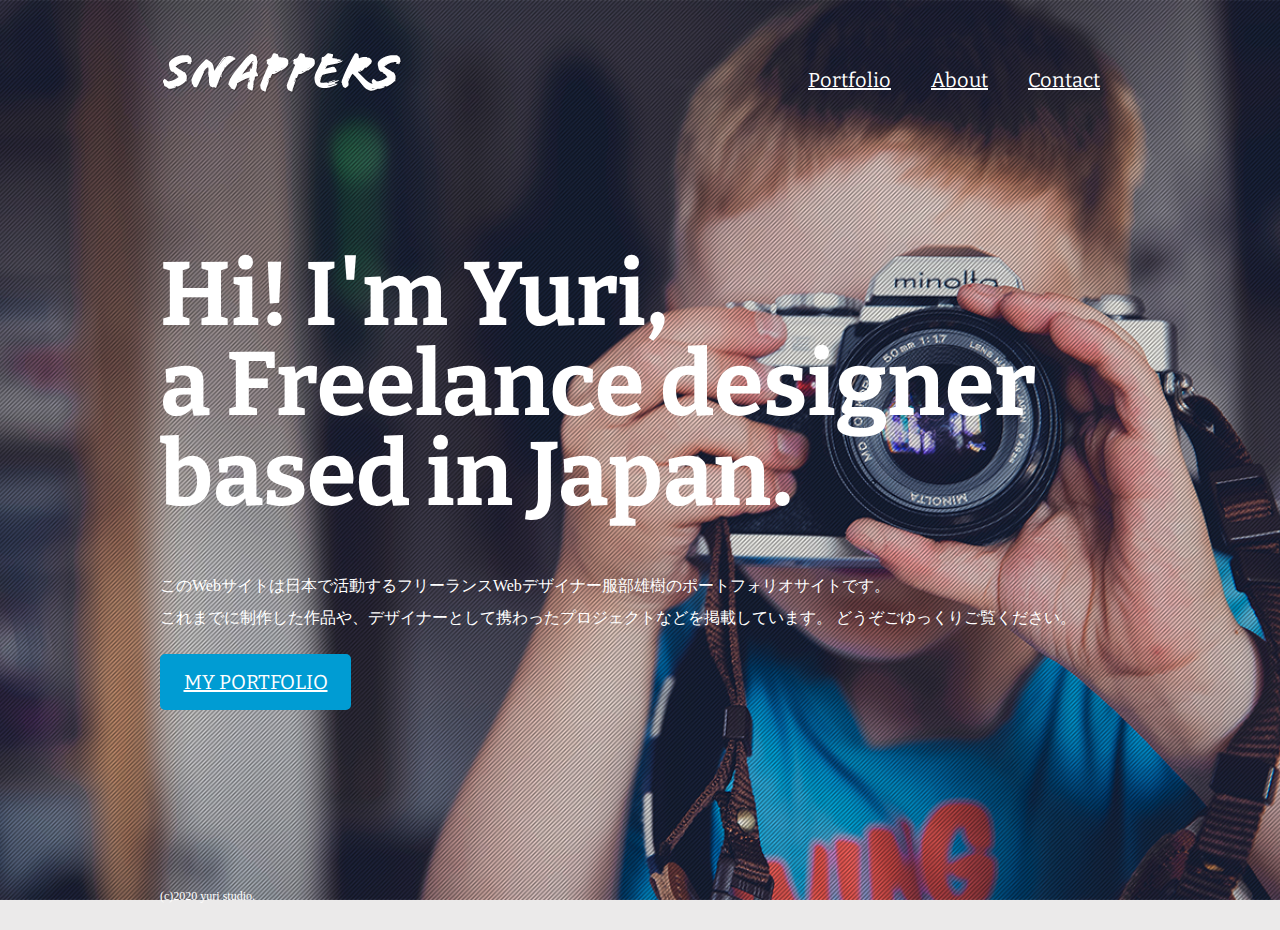
<file: index.html>
<!DOCTYPE html>
<html lang="ja">
<head>
    <meta charset="UTF-8">
    <meta name="viewport" content="width=device-width, initial-scale=1.0">
    <title>風景写真家「SNAPPERS」official Website</title>
    <link rel="stylesheet" href="https://fonts.googleapis.com/css?family=Bitter:400,700">
    <link rel="stylesheet" href="style.css">
</head>
<body id="index">
    <header>
        <div class="logo">
            <a href="index.html"><img src="images/logo.png" alt=""></a>
        </div>
        <nav>
            <ul class="global-nav">
                <li><a href="portfolio.html">Portfolio</a></li>
                <li><a href="about.html">About</a></li>
                <li><a href="contact.html">Contact</a></li>
            </ul>
        </nav>
    </header>
    <div id="wrap">
        <div class="content">
            <h1>Hi! I'm Yuri,<br>a Freelance designer based in Japan.</h1>
            <p>このWebサイトは日本で活動するフリーランスWebデザイナー服部雄樹のポートフォリオサイトです。
                <br>これまでに制作した作品や、デザイナーとして携わったプロジェクトなどを掲載しています。
                どうぞごゆっくりご覧ください。 </p>
            <p class="btn"><a href="portfolio.html">MY PORTFOLIO</a></p>    
        </div>
    </div>
    <footer>
        <small>(c)2020 yuri studio.</small>
    </footer>
</body>
</html>
</file>
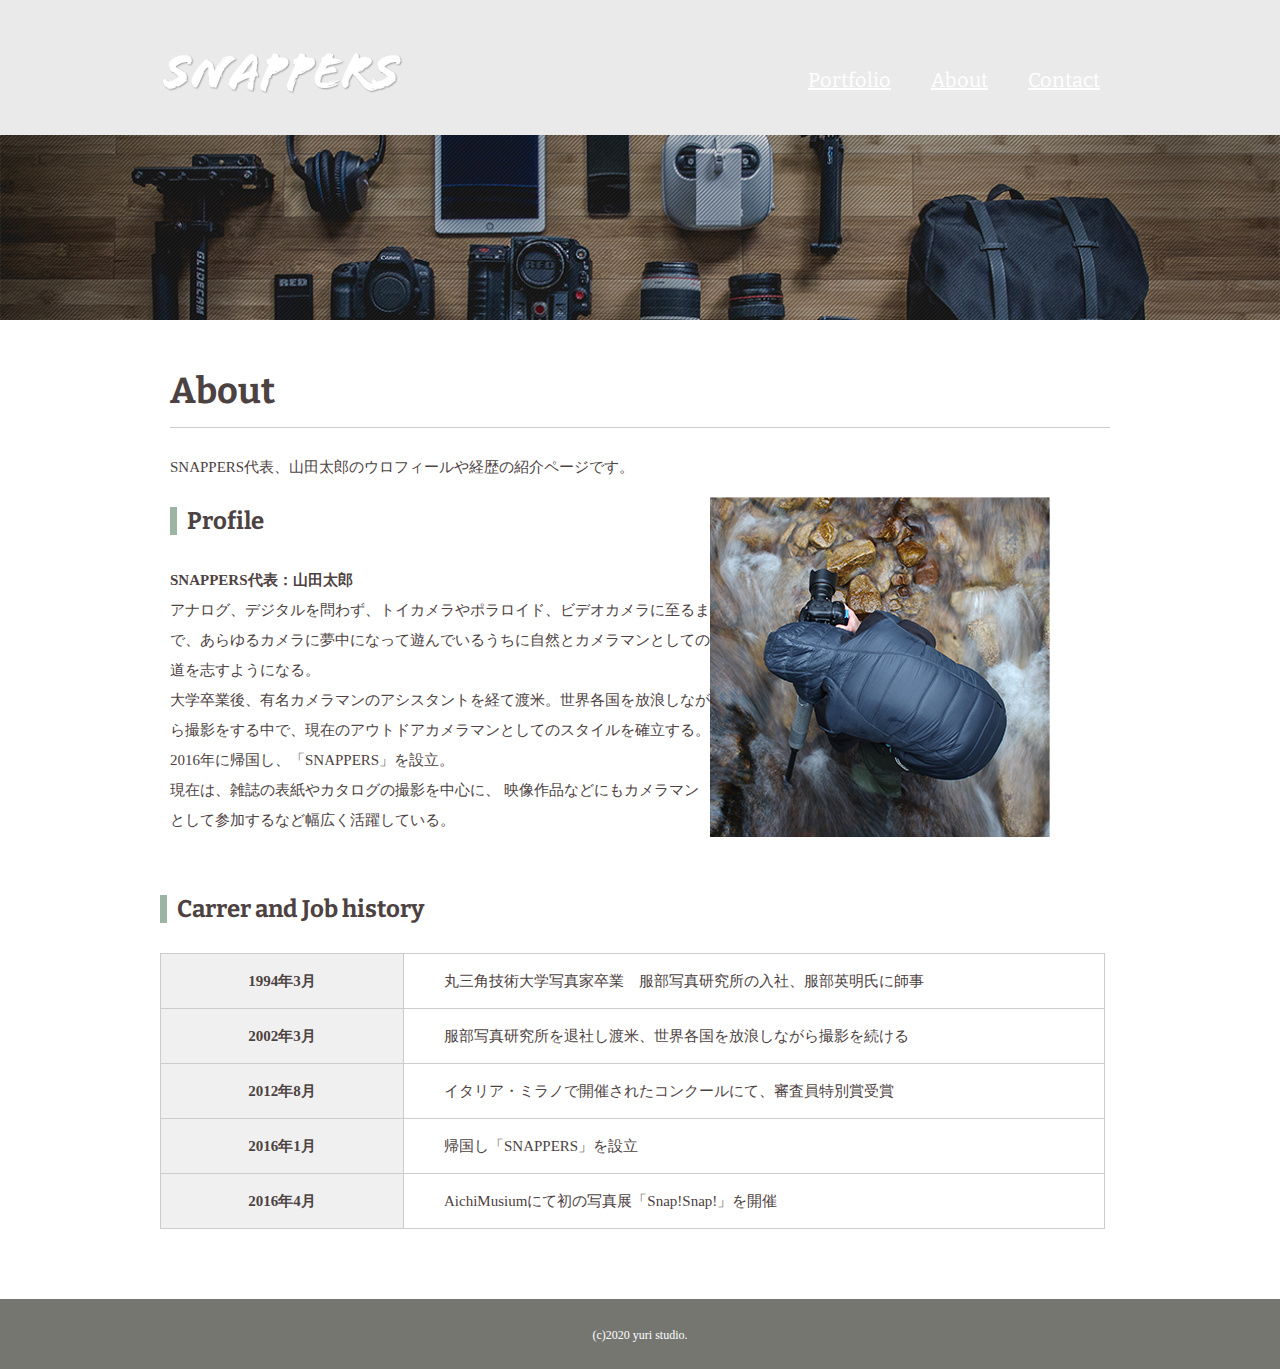
<file: about.html>
<!DOCTYPE html>
<html lang="ja">
<head>
    <meta charset="UTF-8">
    <meta name="viewport" content="width=device-width, initial-scale=1.0">
    <title>About|風景写真家「SNAPPERS」</title>
    <link rel="stylesheet" href="https://fonts.googleapis.com/css?family=Bitter:400,700">
    <link rel="stylesheet" href="style.css">
</head>
<body id="about">
    <header>
        <div class="logo">
            <a href="index.html"><img src="images/logo.png" alt=""></a>
        </div>
        <nav>
            <ul class="global-nav">
                <li><a href="portfolio.html">Portfolio</a></li>
                <li><a href="about.html">About</a></li>
                <li><a href="contact.html">Contact</a></li>
            </ul>
        </nav>
    </header>
    <div id="wrap">
    <div class="content">
    <div class="main-center">
      <h1>About</h1>
      <p>SNAPPERS代表、山田太郎のウロフィールや経歴の紹介ページです。</p>
        <section class="profile clearfix">
            <div class="profile-txt">
            <h2 class="icon">Profile</h2>
            <p><span>SNAPPERS代表：山田太郎</span>
            <br>アナログ、デジタルを問わず、トイカメラやポラロイド、ビデオカメラに至るまで、あらゆるカメラに夢中になって遊んでいるうちに自然とカメラマンとしての道を志すようになる。
            <br>大学卒業後、有名カメラマンのアシスタントを経て渡米。世界各国を放浪しながら撮影をする中で、現在のアウトドアカメラマンとしてのスタイルを確立する。2016年に帰国し、「SNAPPERS」を設立。
            <br>現在は、雑誌の表紙やカタログの撮影を中心に、
            映像作品などにもカメラマンとして参加するなど幅広く活躍している。</p>
            </div>
            <img src="images/about-profile.png" alt="profile-image">
        </section>
      </div>
      <section class="career">
         <h2 class="icon">Carrer and Job history</h2>
         <table>
             <tr>
             <th>1994年3月</th>
             <td>丸三角技術大学写真家卒業　服部写真研究所の入社、服部英明氏に師事</td>
             </tr>
             <tr>
             <th>2002年3月</th>
             <td>服部写真研究所を退社し渡米、世界各国を放浪しながら撮影を続ける</td>
             </tr>
             <tr>
             <th>2012年8月</th>
             <td>イタリア・ミラノで開催されたコンクールにて、審査員特別賞受賞</td>
             </tr>
             <tr>
             <th>2016年1月</th>
             <td>帰国し「SNAPPERS」を設立</td>
             </tr>
             <tr>
             <th>2016年4月</th>
             <td>AichiMusiumにて初の写真展「Snap!Snap!」を開催</td>
             </tr>
        </table>
     </section>
    </div>  
    </div>
    <footer>
        <small>(c)2020 yuri studio.</small>
    </footer>
</body>
</html>
</file>
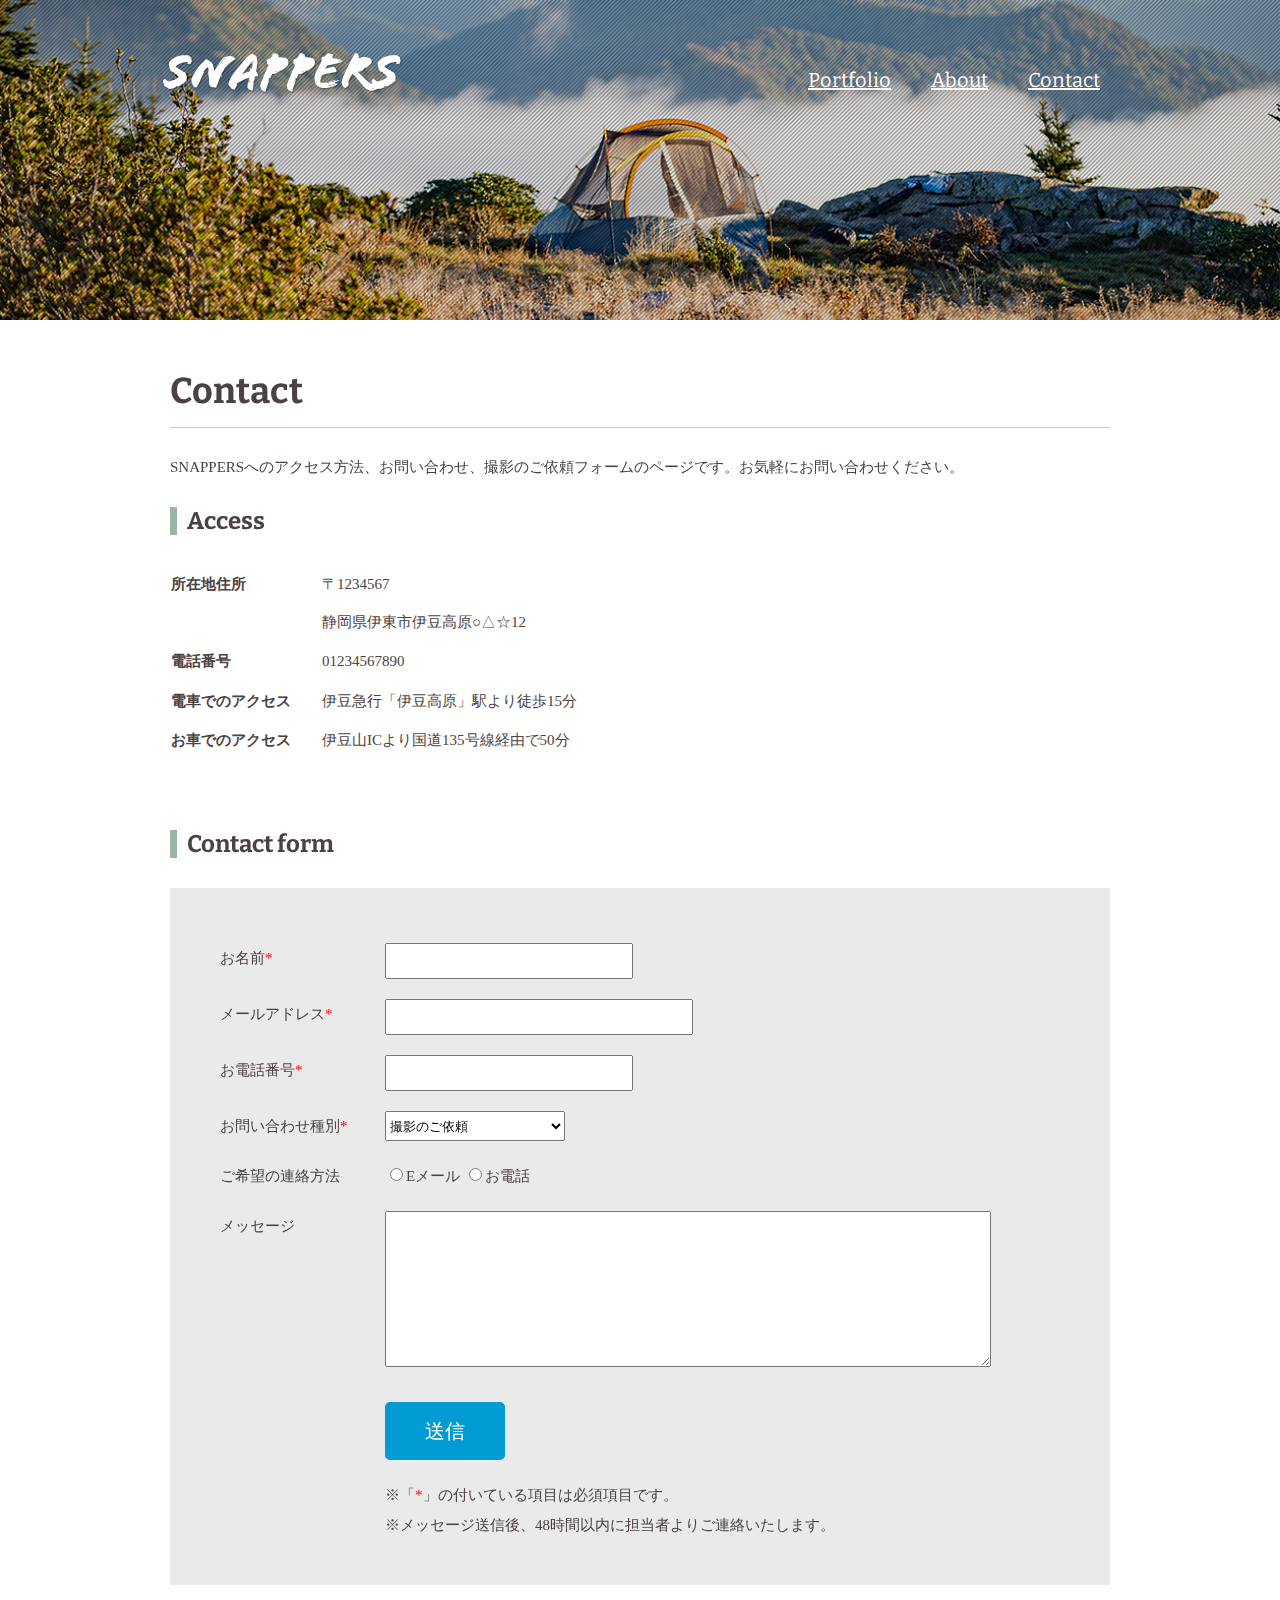
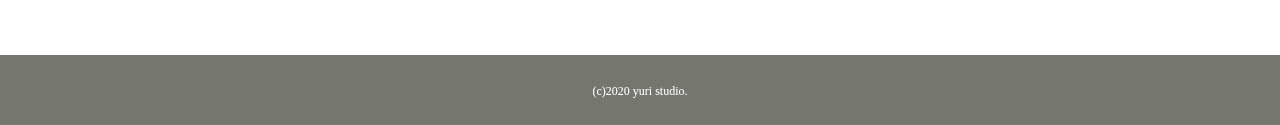
<file: contact.html>
<!DOCTYPE html>
<html lang="ja">
<head>
    <meta charset="UTF-8">
    <meta name="viewport" content="width=device-width, initial-scale=1.0">
    <title>風景写真家「SNAPPERS」official Website</title>
    <link rel="stylesheet" href="https://fonts.googleapis.com/css?family=Bitter:400,700">
    <link rel="stylesheet" href="style.css">
</head>
<body id="contact">
    <header>
        <div class="logo">
            <a href="index.html"><img src="images/logo.png" alt=""></a>
        </div>
        <nav>
            <ul class="global-nav">
                <li><a href="portfolio.html">Portfolio</a></li>
                <li><a href="about.html">About</a></li>
                <li><a href="contact.html">Contact</a></li>
            </ul>
        </nav>
    </header>
    <div id="wrap">
        <div class="content">
        <div class="main-center">
        <h1>Contact</h1>
        <p>SNAPPERSへのアクセス方法、お問い合わせ、撮影のご依頼フォームのページです。お気軽にお問い合わせください。</p>
        <section class="access clearfix">
           <h2 class="icon">Access</h2> 
           <table>
            <tr>
            <th>所在地住所</th>
            <td>〒1234567<br>静岡県伊東市伊豆高原○△☆12</td>
            </tr>
            <tr>
            <th>電話番号</th>
            <td>01234567890</td>
            </tr>
            <tr>
            <th>電車でのアクセス</th>
            <td>伊豆急行「伊豆高原」駅より徒歩15分</td>
            </tr>
            <tr>
            <th>お車でのアクセス</th>  
            <td>伊豆山ICより国道135号線経由で50分</td> 
            </tr>
           </table>
           <iframe src="https://www.google.com/maps/embed?pb=!1m18!1m12!1m3!1d3273.1516282161733!2d139.1060031794699!3d34.8775385813307!2m3!1f0!2f0!3f0!3m2!1i1024!2i768!4f13.1!3m3!1m2!1s0x6019dc91e6c93e4f%3A0xae7aa327d6680a4!2z5LyK6LGG6auY5Y6f6aeF!5e0!3m2!1sja!2sjp!4v1588928790745!5m2!1sja!2sjp" width="460" height="220" frameborder="0" style="border:0;" allowfullscreen="" aria-hidden="false" tabindex="0"></iframe>
        </section>
        <section>
            <h2 class="icon">Contact form</h2>
            <div class="form">
            <form>
                <dl>
                <dt><span class="required">お名前</span></dt>
                <dd><input type="text" name="name" class="name"></dd>
                <dt><span class="required">メールアドレス</span></dt>
                <dd><input type="text" name="email" class="email required"></dd>
                <dt><span class="required">お電話番号</span></dt>
                <dd><input type="text" name="tel" class="tel"></dd>
                <dt><span class="required">お問い合わせ種別</span></dt>
                <dd>
                    <select name="type" class="type">
                        <option value="撮影のご依頼">撮影のご依頼</option>
                        <option value="講演・各種メディア出演のご依頼">講演・各種メディア出演のご依頼</option>
                        <option value="その他お問い合わせ">その他お問い合わせ
                        </option>
                    </select>
                </dd>
                <dt>ご希望の連絡方法</dt>
                <dd>
                    <input type="radio" name="contact" value="Eメール">Eメール
                    <input type="radio" name="contact" value="お電話">お電話
                </dd>
                <dt>メッセージ</dt>
                <dd><textarea name="message" class="message"></textarea></dd>
                </dl>
                <button type="submit" class="btn">送信</button>
            </form>
            <div class="attention">
            <p>※「<span class="required"></span>」の付いている項目は必須項目です。
                <br>※メッセージ送信後、48時間以内に担当者よりご連絡いたします。 </p>
            </div>
            </div>
        </section>
        </div>   
        </div>
    </div>
    <footer>
        <small>(c)2020 yuri studio.</small>
    </footer>
</body>
</html>
</file>
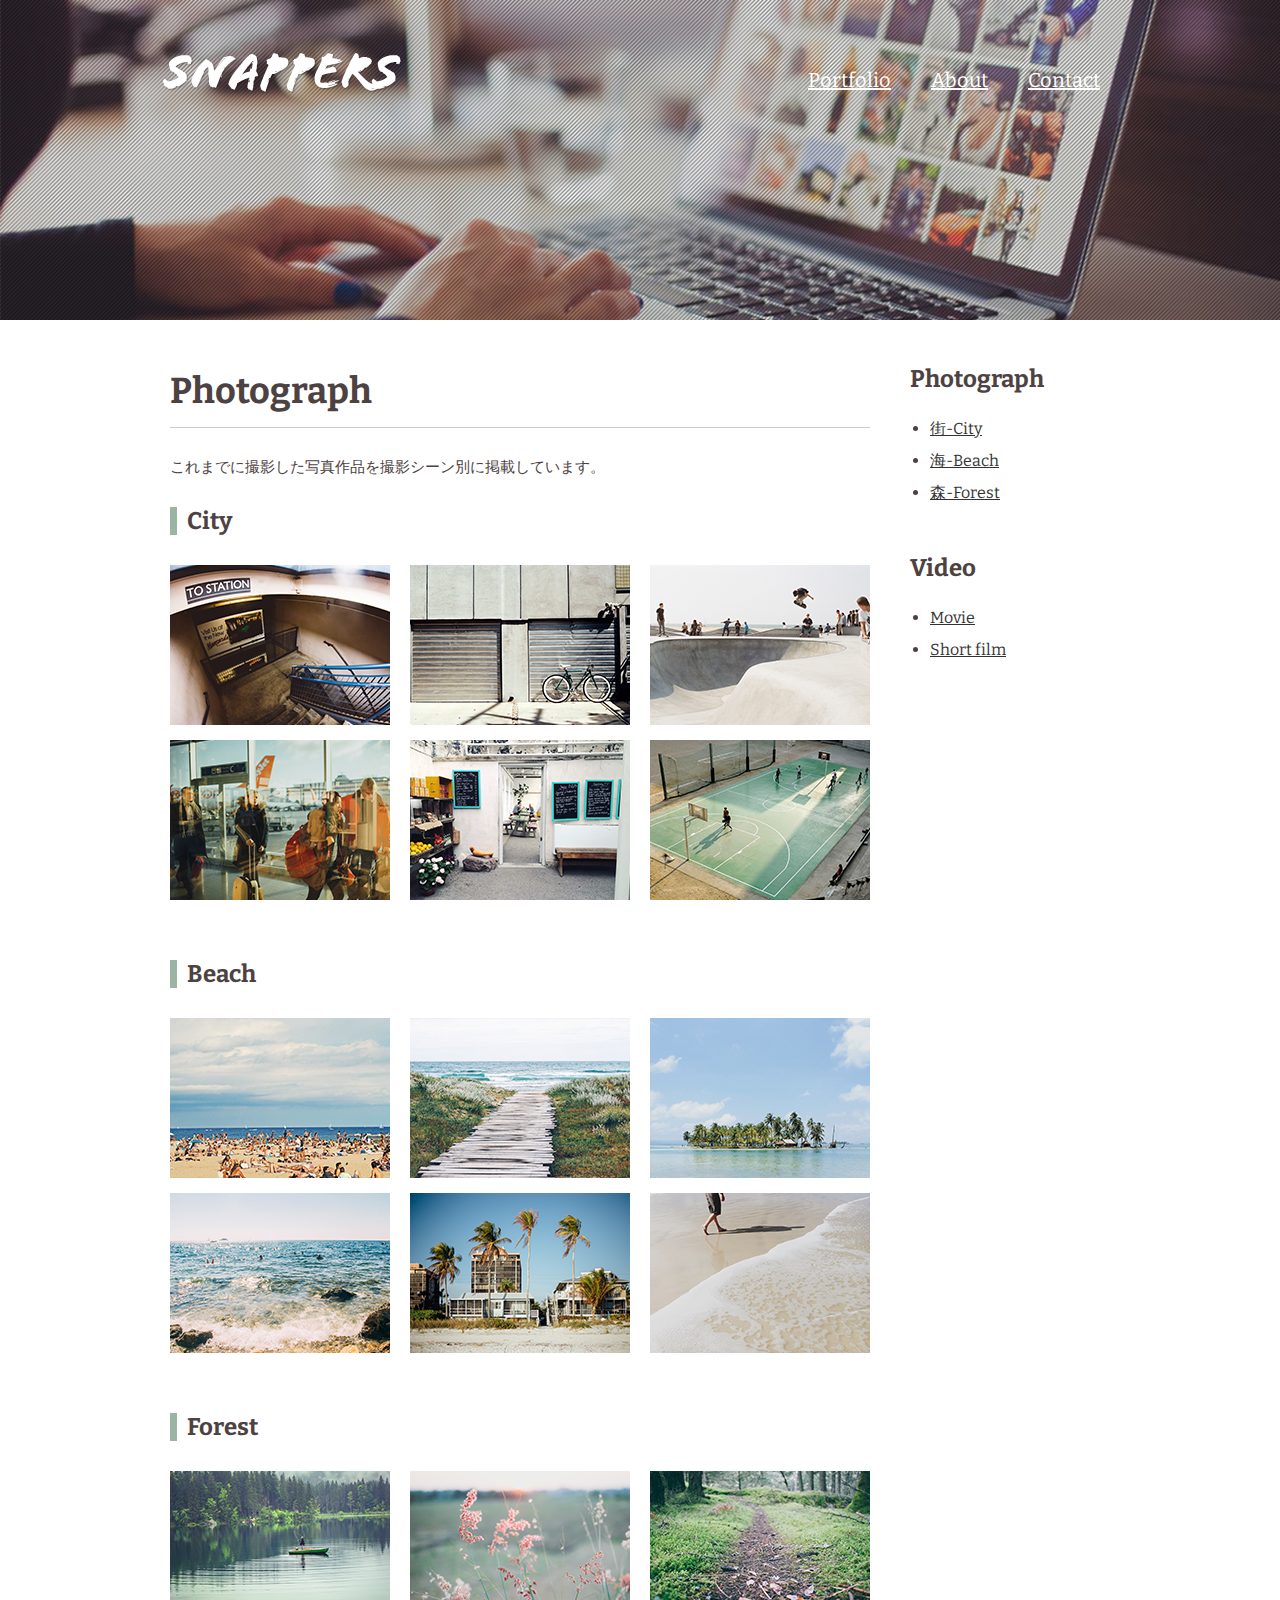
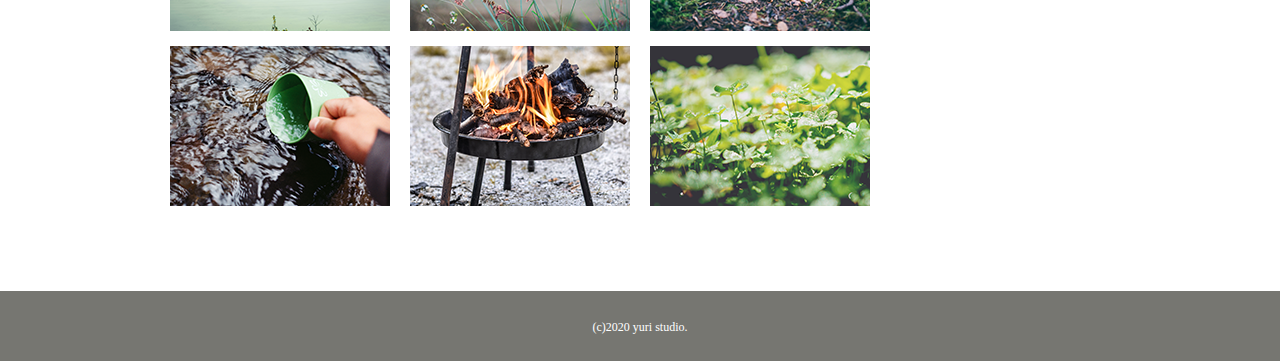
<file: photograph.html>
<!DOCTYPE html>
<html lang="ja">
<head>
    <meta charset="UTF-8">
    <meta name="viewport" content="width=device-width, initial-scale=1.0">
    <title>Photograph|風景写真家「SNAPPERS」</title>
    <link rel="stylesheet" href="https://fonts.googleapis.com/css?family=Bitter:400,700">
    <link rel="stylesheet" href="style.css">
</head>
<body id="photograph">
    <header>
        <div class="logo">
            <a href="index.html"><img src="images/logo.png" alt=""></a>
        </div>
        <nav>
            <ul class="global-nav">
                <li><a href="portfolio.html">Portfolio</a></li>
                <li><a href="about.html">About</a></li>
                <li><a href="contact.html">Contact</a></li>
            </ul>
        </nav>
    </header>
    <div id="wrap" class="clearfix">
        <div class="content"> 
        <div class="main">
            <h1>Photograph</h1>
            <p>これまでに撮影した写真作品を撮影シーン別に掲載しています。</p>
        <section id="city">
            <h2 class="icon">City</h2>
            <ul class="clearfix photograph-list">
            <li><img src="images/photograph-city-01.png" alt=""></li>
            <li><img src="images/photograph-city-02.png" alt=""></li>
            <li><img src="images/photograph-city-03.png" alt=""></li>
            <li><img src="images/photograph-city-04.png" alt=""></li>
            <li><img src="images/photograph-city-05.png" alt=""></li>
            <li><img src="images/photograph-city-06.png" alt=""></li>
            </ul>
        </section> 
        <section id="beach" class="clearfix">
            <h2 class="icon">Beach</h2>
            <ul class="clearfix photograph-list">
            <li><img src="images/photograph-beach-01.png" alt=""></li>
            <li><img src="images/photograph-beach-02.png" alt=""></li>
            <li><img src="images/photograph-beach-03.png" alt=""></li>
            <li><img src="images/photograph-beach-04.png" alt=""></li>
            <li><img src="images/photograph-beach-05.png" alt=""></li>
            <li><img src="images/photograph-beach-06.png" alt=""></li>
            </ul>
        </section> 
        <section id="forest" class="clearfix"> 
            <h2 class="icon">Forest</h2>
            <ul class="clearfix photograph-list">
            <li><img src="images/photograph-forest-01.png" alt=""></li>
            <li><img src="images/photograph-forest-02.png" alt=""></li>
            <li><img src="images/photograph-forest-03.png" alt=""></li>
            <li><img src="images/photograph-forest-04.png" alt=""></li>
            <li><img src="images/photograph-forest-05.png" alt=""></li>
            <li><img src="images/photograph-forest-06.png" alt=""></li>
            </ul>
        </section>           
        </div>
        <aside class="sidebar">
            <section>
            <h2>Photograph</h2>
            <ul>
            <li><a href="photograph.html#city">街-City</a></li>
            <li><a href="photograph.html#beach">海-Beach</a></li>
            <li><a href="photograph.html#forest">森-Forest</a></li>
            </ul>
            </section>
            <section>
            <h2>Video</h2>
            <ul>
            <li><a href="photograph.html#movie">Movie</a></li>
            <li><a href="photograph.html#short-film">Short film</a></li>
            </ul>
            </section>
        </aside>
        </div>
    </div>
    <footer>
        <small>(c)2020 yuri studio.</small>
    </footer>
</body>
</html>
</file>
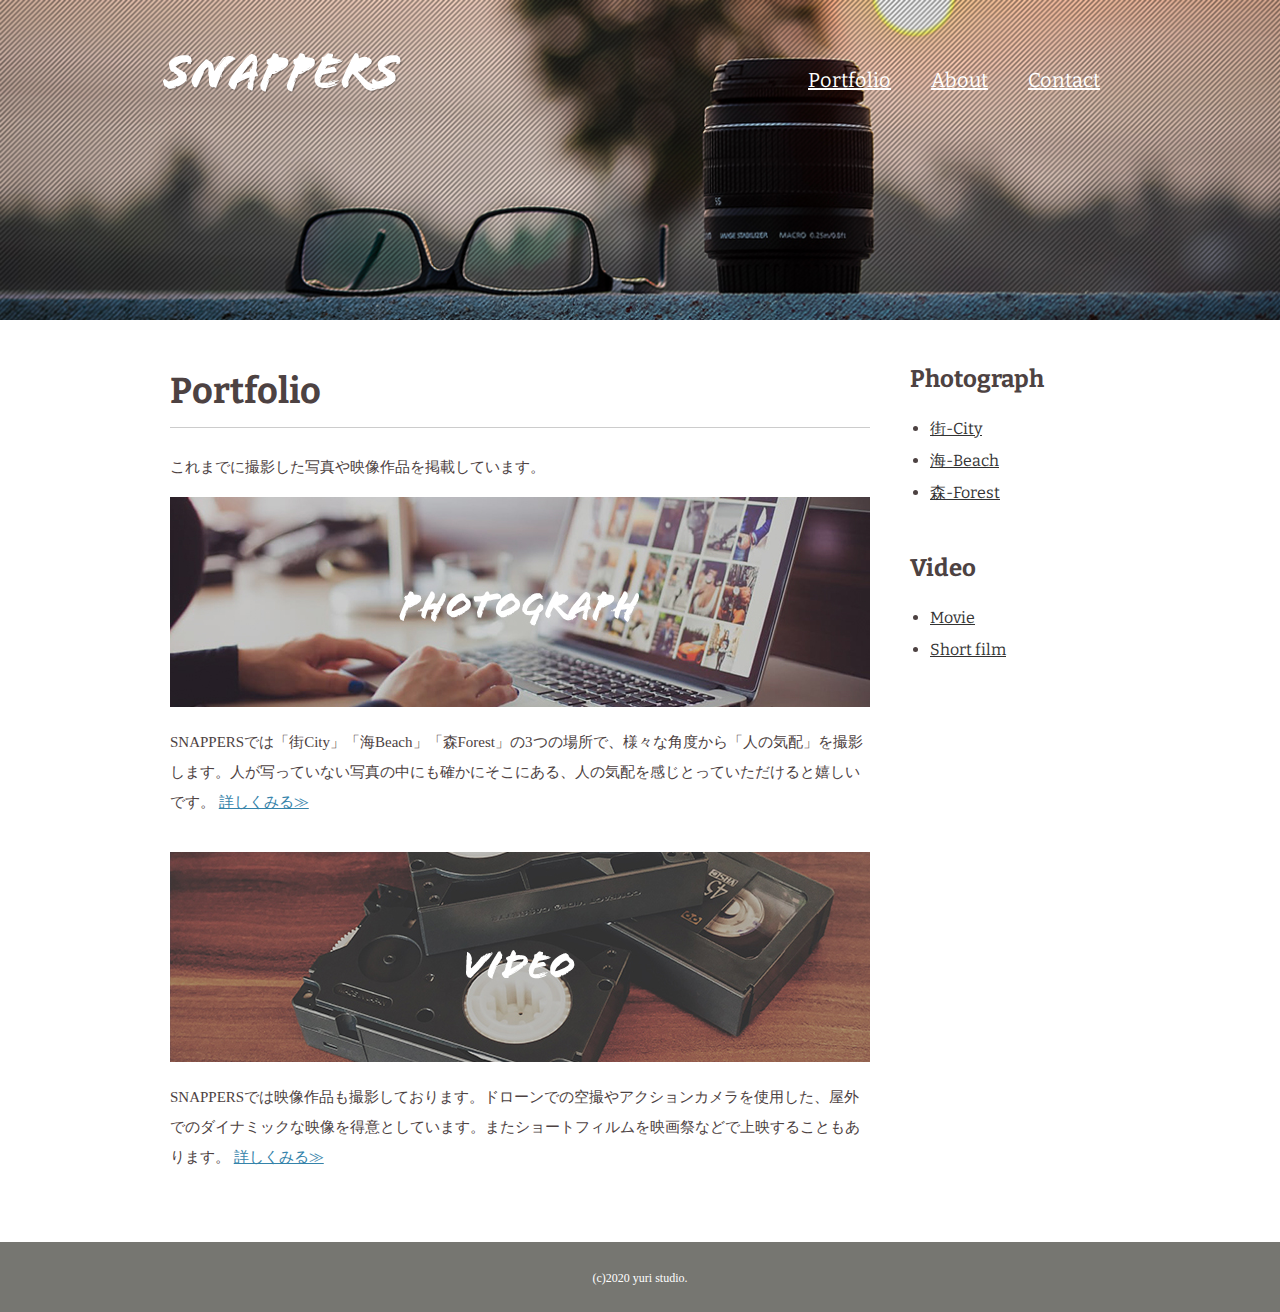
<file: portfolio.html>
<!DOCTYPE html>
<html lang="ja">
<head>
    <meta charset="UTF-8">
    <meta name="viewport" content="width=device-width, initial-scale=1.0">
    <title>Portfolio|風景写真家「SAPPERS」</title>
    <link rel="stylesheet" href="https://fonts.googleapis.com/css?family=Bitter:400,700">
    <link rel="stylesheet" href="style.css">
</head>
<body id="portfolio">
    <header>
        <div class="logo">
            <a href="index.html"><img src="images/logo.png" alt=""></a>
        </div>
        <nav>
            <ul class="global-nav">
                <li><a href="portfolio.html">Portfolio</a></li>
                <li><a href="about.html">About</a></li>
                <li><a href="contact.html">Contact</a></li>
            </ul>
        </nav>
    </header>
    <div id="wrap" class="clearfix">
        <div class="content">   
            <div class="main">
                <h1>Portfolio</h1>
                <p>これまでに撮影した写真や映像作品を掲載しています。</p>
                <section>
                    <h2><a href="phtograph.html"><img src="images/portfolio-photo.jpg" alt="PHOTOGRAPH"></a>
                    </h2>
                    <p>SNAPPERSでは「街City」「海Beach」「森Forest」の3つの場所で、様々な角度から「人の気配」を撮影します。人が写っていない写真の中にも確かにそこにある、人の気配を感じとっていただけると嬉しいです。
                        <a href="photograph.html">詳しくみる≫</a></p>
                </section>
                <section>
                    <h2><a href="video.html"><img src="images/portfolio-video.jpg" alt="VIDEO"></a></h2>
                    <p>SNAPPERSでは映像作品も撮影しております。ドローンでの空撮やアクションカメラを使用した、屋外でのダイナミックな映像を得意としています。またショートフィルムを映画祭などで上映することもあります。
                        <a href="video.html">詳しくみる≫</a></p>
                </section>
            </div>
            <aside class="sidebar">
                <section>
                <h2>Photograph</h2>
                <ul>
                    <li><a href="photograph.html#city">街-City</a></li>
                    <li><a href="photograph.html#beach">海-Beach</a></li>
                    <li><a href="photograph.html#forest">森-Forest</a></li>
                </ul>
                </section>
                <h2>Video</h2>
                <ul>
                    <li><a href="video.html#movie">Movie</a></li>
                    <li><a href="video.html#short-film">Short film</a></li>
                </ul>
                <section>

                </section>
            </aside>
        </div>
    </div>
    <footer>
        <small>(c)2020 yuri studio.</small>
    </footer>
</body>
</html>
</file>
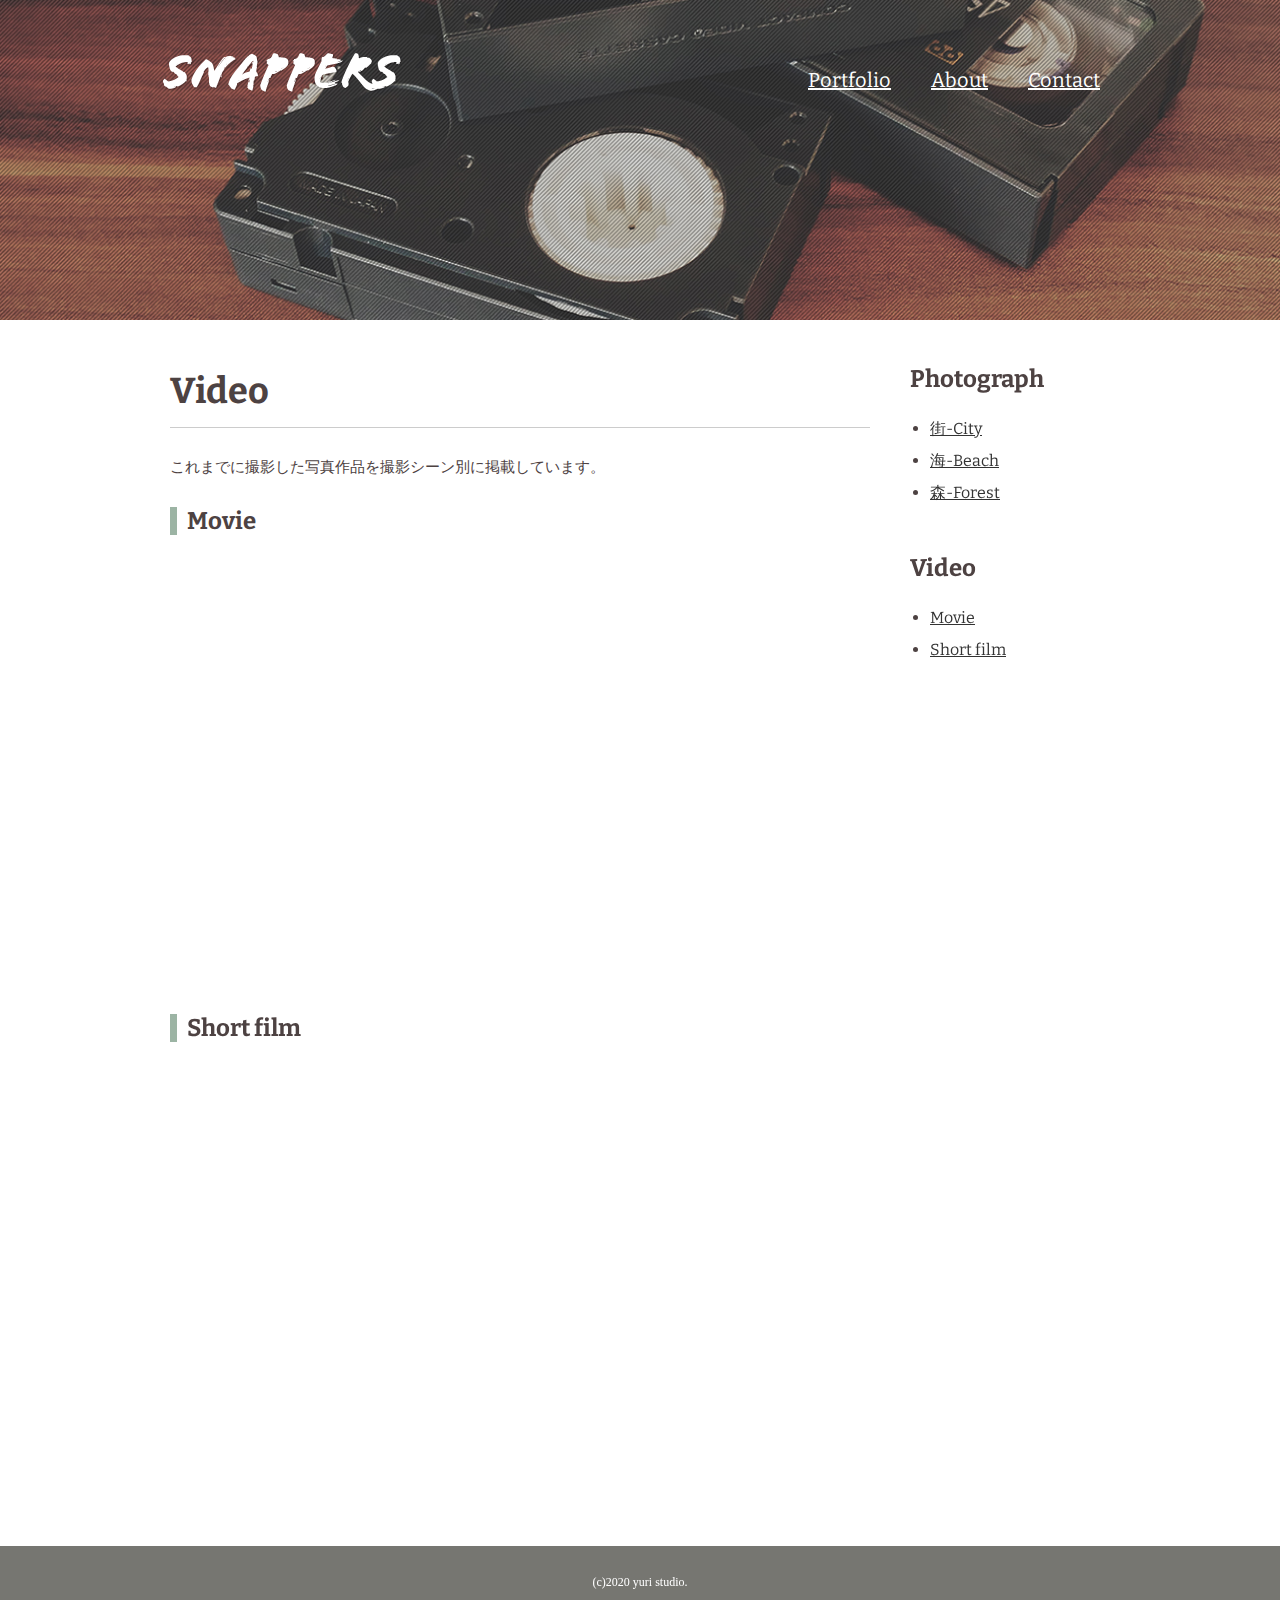
<file: video.html>
<!DOCTYPE html>
<html lang="ja">
<head>
    <meta charset="UTF-8">
    <meta name="viewport" content="width=device-width, initial-scale=1.0">
    <title>Photograph|風景写真家「SNAPPERS」</title>
    <link rel="stylesheet" href="https://fonts.googleapis.com/css?family=Bitter:400,700">
    <link rel="stylesheet" href="style.css">
</head>
<body id="video">
    <header>
        <div class="logo">
            <a href="index.html"><img src="images/logo.png" alt=""></a>
        </div>
        <nav>
            <ul class="global-nav">
                <li><a href="portfolio.html">Portfolio</a></li>
                <li><a href="about.html">About</a></li>
                <li><a href="contact.html">Contact</a></li>
            </ul>
        </nav>
    </header>
    <div id="wrap" class="clearfix">
        <div class="content"> 
        <div class="main">
            <h1>Video</h1>
            <p>これまでに撮影した写真作品を撮影シーン別に掲載しています。</p>
        <section id="movie">
            <h2 class="icon">Movie</h2>
            <iframe width="700"height="394" src="https://www.youtube.com/embed/DgNOX9lfck8"frameborder="0"allowfullscreen>
            </iframe>
        </section> 
        <section id="shortfilm">
            <h2 class="icon">Short film</h2>
            <iframe width="700"height="394"src="https://www.youtube.com/embed/NSojQoROjHk"frameborder="0"allowfullscreen>
        </iframe>
        </section>          
        </div>
        <aside class="sidebar">
        <section>
            <h2>Photograph</h2>
            <ul>
            <li><a href="photograph.html#city">街-City</a></li>
            <li><a href="photograph.html#beach">海-Beach</a></li>
            <li><a href="photograph.html#forest">森-Forest</a></li>
            </ul>
        </section>
        <section>
            <h2>Video</h2>
            <ul>
            <li><a href="photograph.html#movie">Movie</a></li>
            <li><a href="photograph.html#short-film">Short film</a></li>
            </ul>
        </section>
        </aside>
        </div>
    </div>
    <footer>
        <small>(c)2020 yuri studio.</small>
    </footer>
</body>
</html>
</file>
<file: style.css>
@charset "utf-8";

body{
    margin:0;
    padding: 0;
    background-color: #e0dddda1;
    color: rgb(77, 66, 66);
    font-size: 15px;
    line-height: 2;
}

p,h1,h2,h3,h4,h5,h6{
    margin-top: 0;
}

img{
    vertical-align: bottom;
}

ul{
    margin: 0;
    padding: 0;
}

a{
    color: #3583aa;
}

a.visited{
    color: #788d98;
}


header{
    width: 960px;
    height: 100px;
    margin: 0 auto;
}

.logo{
    float: left;
    margin-top: 50px;
}

.global-nav{
    float: right;
    margin-top: 60px;
}

.global-nav li{
    float: left;
    margin: 0 20px;
    font-size: 20px;
    list-style: none;
    font-family: 'Bitter',serif;
}
.global-nav li a {
    color: #ffffff;
}
.global-nav li a:hover{
    border-bottom: 2px solid #ffffff;
    padding-bottom: 3px;
    text-decoration: none;
}


#wrap{
    clear: both;
}
.content{
    width: 960px;
    margin: 0 auto;
}

footer{
    text-align: center;
    color: #ffffff;
    padding: 20px 0;
}

footer small{
    font-size: 12px;
}

#index h1{
    font-size: 90px;
    line-height: 1;
    color: #ffffff;
    font-family: 'Bitter', serif;
    margin-bottom: 50px;
    border: none;
}

#index .content{
    margin-top: 150px;
}

#index p{
    font-size: 16px;
    color: #ffffff;
}

.btn a{
    background-color: #009cd3;
    color: #ffffff;
    font-size: 20px;
    font-family: 'Bitter',serif;
    width: 185px;
    display: block;
    text-align: center;
    line-height: 50px;
    margin-top: 20px;
    border-radius: 5px;
    border: 3px solid#009cd3;
}

.btn a:hover{
    text-decoration: none;
    background-color: #ffffff;
    color: #009cd3;
}

#index footer{
    width: 960px;
    margin: 150px auto 0 auto;
    text-align: left;
    background-color: transparent;
}
#index{
    background-image: url(images/bg-index.jpg);
    background-repeat: no-repeat;
    background-position: center center;
    background-attachment: fixed;
    background-size: cover;
}

#about{
    background-image: url(images/bg-about.jpg);
    background-repeat: no-repeat;
    background-position: center center;
    background-attachment: fixed;
    background-size: 100% auto;
}
#wrap{
    clear: both;
    background-color: #ffffff;
    margin-top: 220px;
    padding: 35px 0;
}

.main-center{
    width: 940px;
    margin: 0 auto;
}
h1{
    font-family: 'Bitter',serif;
    font-size: 36px;
    border-bottom: 1px solid #cccccc;
}

h2{
    font-family: 'Bitter',serif;
    font-size: 24px;
}

.icon:before{
    content: "";
    padding-right: 10px;
    border-left: 7px solid #9cb4a4;
}

#about .profile-txt{
    width: 540px;
    float: left;
}
#about .profile-txt span{
    font-weight: bold;
}
#about .profile-image {
    float: right;
}
.clearfix:after {
    content: "";
    display: block;
    clear: both;
}
section{
    margin-bottom: 35px;
}

#about .career th{
    width: 240px;
    background-color: #f0f0f0;
    padding-right: 12px 0;
    border: 1px solid #cccccc;
}
#about .career td{
    width: 660px;
    padding: 12px 0 12px 40px;
    border: 1px solid #cccccc;
}
table{
    border-spacing: 0;
    border-collapse: collapse;
}
footer{
    text-align: center;
    color: #ffffff;
    padding: 20px 0;
    background-color: #767671;
}
#index #wrap{
    background-color: transparent;
    margin-top: 0;
    padding: 0;
}

#portfolio{
    background-image: url(images/bg-portfolio.jpg);
    background-repeat: no-repeat;
    background-position: center top;
    background-attachment: fixed;
    background-size: 100% auto;
}

.main{
    width: 700px;
    margin: 0 10px;
    float: left;
}
.sidebar{
    width: 200px;
    margin: 0 10px 0 30px ;
    float: right;
    font-family: 'Bitter',serif;
}

a img:hover{
    opacity: 0.8;
}

.sidebar h2{
    margin-bottom: 10px;
}

.sidebar ul{
    font-size: 16px;
    margin-left: 20px;
}
.sidebar ul a{
    color: #333333;
}
#photograph{
    background-image: url(images/bg-photograph.jpg);
    background-repeat: no-repeat;
    background-position: center top;
    background-attachment: fixed;
    background-size: 100% auto;
}
#photograph .photograph-list li{
    float: left;
    list-style: none;
    margin: 0 20px 15px 0;
}

#photograph .photograph-list li:nth-child(3n){
    margin-right: 0;
}

#video{
    background-image: url(images/bg-video.jpg);
    background-repeat: no-repeat;
    background-position: center top;
    background-attachment: fixed;
    background-size:  100% auto;
}

#contact{
    background-image: url(images/bg-contact.jpg);
    background-repeat: no-repeat;
    background-position: center top;
    background-attachment: fixed;
    background-size: 100% auto ;
}
#contact .access table{
    float: left;
}
#contact .access th,
#contact .access td{
    text-align: left;
    vertical-align: top;
    line-height: 2.5;
}

#contact .access td{
    padding-left: 30px;
}
#contact .access iframe{
    width: 460px;
    float: right;

}
#contact .form{
    background-color: #eaeaea;
    padding: 30px 50px ;
}
#contact .form dl dt{
    width: 165px;
    padding: 10px 0;
    float: left;
    clear: both;
}
#contact .form dl dd{
    padding: 10px 0;
}
#contact .form .name{
    width: 240px;
    height: 30px;
}
#contact .form .email{
    width: 300px;
    height: 30px;
}
#contact .form .tel{
    width: 240px;
    height: 30px;
}
#contact .form .type{
     width: 180px;
     height: 30px;
}
#contact .form .message{
    width: 600px;
    height: 150px;
}
#contact .form button{
    background-color: #009cd3;
    color: #ffffff;
    font-size: 20px;
    width: 120px;
    display: block;
    text-align: center;
    line-height: 50px;
    border-radius: 5px;
    border: 3px solid #009cd3;
    margin-left: 165px;
}
#contact .form button:hover{
    text-decoration: none;
    background-color: #ffffff;
    color: #009cd3;
    cursor: pointer;
}
#contact .form .required:after {
    content: "*";
    color: #ff0000;
}
#contact .form .attention {
    margin: 20px 0 0 165px;
}
@media screen and (max-width:600px){
   /*画面サイズが600px以下の場合に適用 */ 

 body{
     font-size: 3.5vw;
 }
 h1{
     font-size: 7.2vw;
 }
 h2{
     font-size: 6vw;
 }
 header{
     width: auto;
     margin: 0.5%;
 }
 .logo{
     float: none;
     margin-top: 60px;
     text-align: center;
 }
 .global-nav li{
     display: inline;
     float: none;
     margin: 0 8px;
 }
 #warp {
     margin-top: 40px;
     padding: 35px 0 0;
 }
 .content{
     width: 100%;
 }
 .main{
     float: none;
     width: auto;
     margin: 0.5%;
 }
 h2 img{
     max-width: 100%;
 }
 #portfolio{
     background-image: url(images/bg-portfolio-sp.jpg);
 }
 .sidebar{
     width: auto;
     float: none;
     margin: 0;
     padding: 30px 10% 10px;
     background-color: #f7f6f4;
 }

}
</file>
